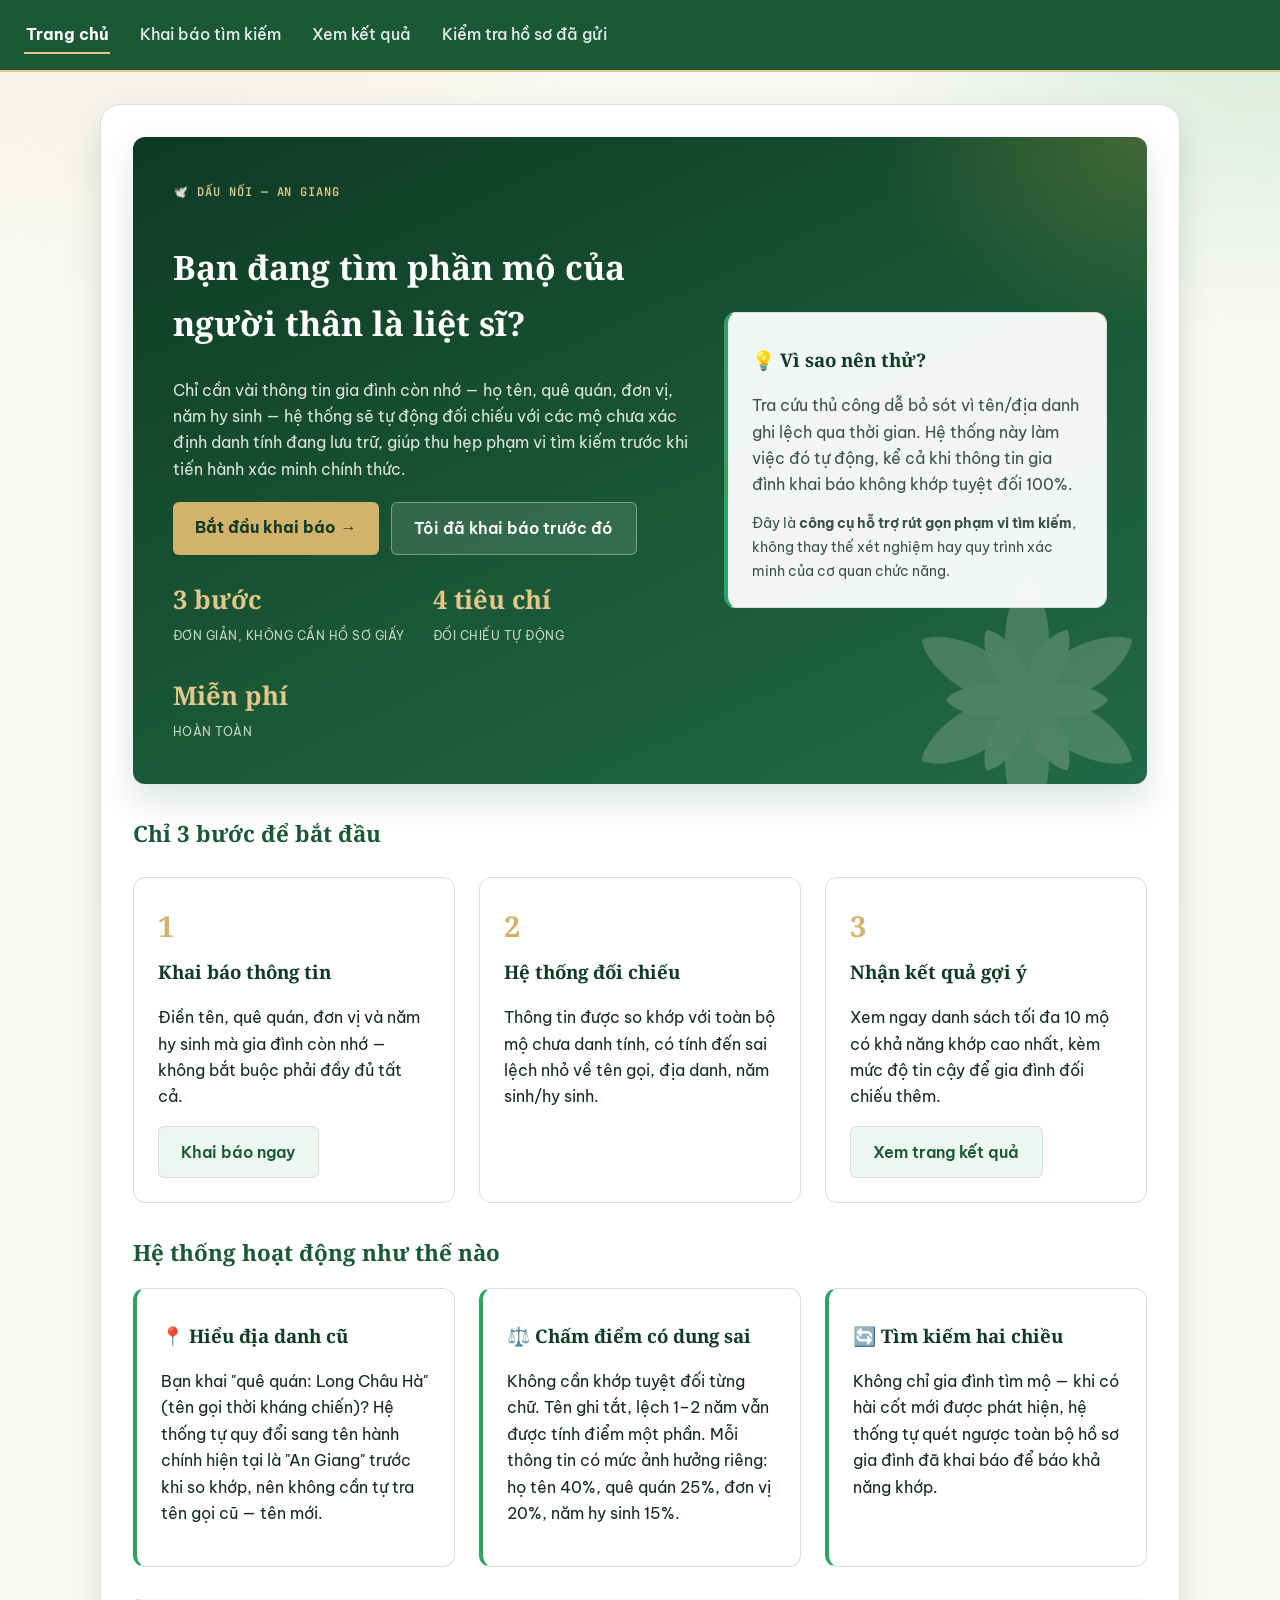
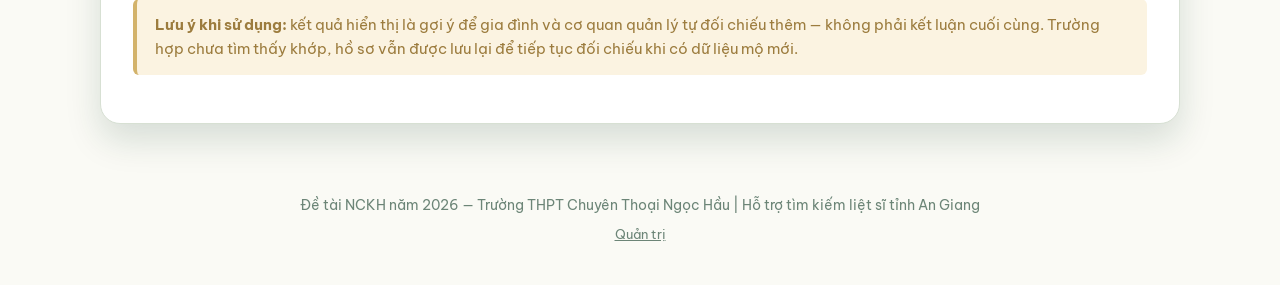
<file: index.html>
<!DOCTYPE html>
<html lang="vi">
<head>
  <meta charset="UTF-8">
  <meta name="viewport" content="width=device-width, initial-scale=1.0">
  <title>Dấu Nối — Hỗ trợ tìm kiếm liệt sĩ tỉnh An Giang</title>
  <link rel="stylesheet" href="css/style.css">
</head>
<body>

  <nav>
    <a href="index.html" class="active">Trang chủ</a>
    <a href="submit.html">Khai báo tìm kiếm</a>
    <a href="ket-qua.html">Xem kết quả</a>
    <a href="tra-cuu.html">Kiểm tra hồ sơ đã gửi</a>
  </nav>

  <main>

    <!-- ===== HERO: nói thẳng với gia đình đang tìm kiếm, có nút hành động rõ ràng ===== -->
    <section class="hero">
      <div>
        <span class="eyebrow">🕊️ Dấu Nối — An Giang</span>
        <h1>Bạn đang tìm phần mộ của người thân là liệt sĩ?</h1>
        <p>
          Chỉ cần vài thông tin gia đình còn nhớ — họ tên, quê quán, đơn vị, năm hy sinh —
          hệ thống sẽ tự động đối chiếu với các mộ chưa xác định danh tính đang lưu trữ,
          giúp thu hẹp phạm vi tìm kiếm trước khi tiến hành xác minh chính thức.
        </p>
        <div class="hero-thao-tac">
          <a href="submit.html" class="nut-chinh">Bắt đầu khai báo →</a>
          <a href="tra-cuu.html" class="nut-phu">Tôi đã khai báo trước đó</a>
        </div>
        <div class="hero-so-lieu">
          <div><span class="khoi-so">3 bước</span><span class="nhan-so">đơn giản, không cần hồ sơ giấy</span></div>
          <div><span class="khoi-so">4 tiêu chí</span><span class="nhan-so">đối chiếu tự động</span></div>
          <div><span class="khoi-so">Miễn phí</span><span class="nhan-so">hoàn toàn</span></div>
        </div>
      </div>
      <div>
        <div class="the-tinh-nang" style="background: rgba(255,255,255,0.94);">
          <h3>💡 Vì sao nên thử?</h3>
          <p style="margin-bottom:0.6rem;">
            Tra cứu thủ công dễ bỏ sót vì tên/địa danh ghi lệch qua thời gian.
            Hệ thống này làm việc đó tự động, kể cả khi thông tin gia đình
            khai báo không khớp tuyệt đối 100%.
          </p>
          <p class="chu-thich-nhe" style="margin-bottom:0;">
            Đây là <strong>công cụ hỗ trợ rút gọn phạm vi tìm kiếm</strong>,
            không thay thế xét nghiệm   hay quy trình xác minh của cơ quan chức năng.
          </p>
        </div>
      </div>
    </section>

    <!-- ===== 3 BƯỚC SỬ DỤNG ===== -->
    <h2>Chỉ 3 bước để bắt đầu</h2>
    <div class="quy-trinh">
      <div class="buoc-quy-trinh">
        <span class="so">1</span>
        <h3>Khai báo thông tin</h3>
        <p>Điền tên, quê quán, đơn vị và năm hy sinh mà gia đình còn nhớ — không bắt buộc phải đầy đủ tất cả.</p>
        <a href="submit.html" class="nut-phu" style="background:var(--green-50); color:var(--green-800); border-color:var(--line);">Khai báo ngay</a>
      </div>
      <div class="buoc-quy-trinh">
        <span class="so">2</span>
        <h3>Hệ thống đối chiếu</h3>
        <p>Thông tin được so khớp với toàn bộ mộ chưa danh tính, có tính đến sai lệch nhỏ về tên gọi, địa danh, năm sinh/hy sinh.</p>
      </div>
      <div class="buoc-quy-trinh">
        <span class="so">3</span>
        <h3>Nhận kết quả gợi ý</h3>
        <p>Xem ngay danh sách tối đa 10 mộ có khả năng khớp cao nhất, kèm mức độ tin cậy để gia đình đối chiếu thêm.</p>
        <a href="ket-qua.html" class="nut-phu" style="background:var(--green-50); color:var(--green-800); border-color:var(--line);">Xem trang kết quả</a>
      </div>
    </div>

    <!-- ===== TÍNH NĂNG NỔI BẬT ===== -->
    <h2>Hệ thống hoạt động như thế nào</h2>
    <div class="luoi-tinh-nang">
      <div class="the-tinh-nang">
        <h3>📍 Hiểu địa danh cũ</h3>
        <p>
          Bạn khai "quê quán: Long Châu Hà" (tên gọi thời kháng chiến)?
          Hệ thống tự quy đổi sang tên hành chính hiện tại là "An Giang" trước khi so khớp,
          nên không cần tự tra tên gọi cũ — tên mới.
        </p>
      </div>
      <div class="the-tinh-nang">
        <h3>⚖️ Chấm điểm có dung sai</h3>
        <p>
          Không cần khớp tuyệt đối từng chữ. Tên ghi tắt, lệch 1–2 năm vẫn được tính điểm một phần.
          Mỗi thông tin có mức ảnh hưởng riêng: họ tên 40%, quê quán 25%, đơn vị 20%, năm hy sinh 15%.
        </p>
      </div>
      <div class="the-tinh-nang">
        <h3>🔄 Tìm kiếm hai chiều</h3>
        <p>
          Không chỉ gia đình tìm mộ — khi có hài cốt mới được phát hiện,
          hệ thống tự quét ngược toàn bộ hồ sơ gia đình đã khai báo để báo khả năng khớp.
        </p>
      </div>
    </div>

    <p class="chu-thich" style="margin-top:2rem;">
      <strong>Lưu ý khi sử dụng:</strong> kết quả hiển thị là gợi ý để gia đình và cơ quan quản lý
      tự đối chiếu thêm — không phải kết luận cuối cùng. Trường hợp chưa tìm thấy khớp,
      hồ sơ vẫn được lưu lại để tiếp tục đối chiếu khi có dữ liệu mộ mới.
    </p>

  </main>

  <footer>
    <p class="chu-thich-nhe" style="margin-bottom:0.35rem;">
      Đề tài NCKH năm 2026 — Trường THPT Chuyên Thoại Ngọc Hầu | Hỗ trợ tìm kiếm liệt sĩ tỉnh An Giang
    </p>
    <a href="auth.html">Quản trị</a>
  </footer>

  <script src="js/nav.js"></script>
</body>
</html>
</file>
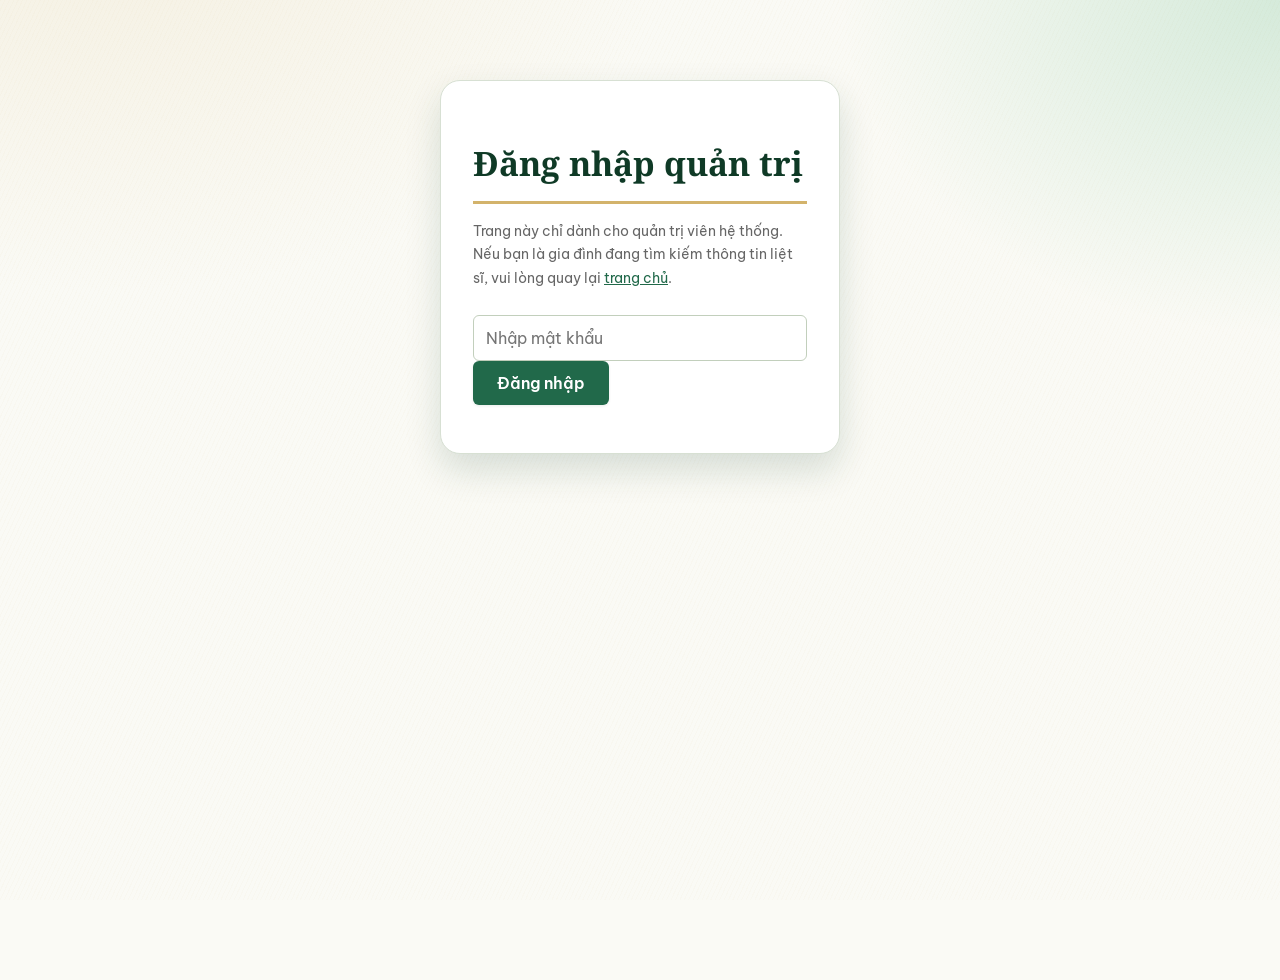
<file: auth.html>
<!DOCTYPE html>
<html lang="vi">
<head>
  <meta charset="UTF-8">
  <meta name="viewport" content="width=device-width, initial-scale=1.0">
  <title>Đăng nhập quản trị</title>
  <link rel="stylesheet" href="css/style.css">
</head>
<body>
  <main style="max-width: 400px; margin: 5rem auto;">
    <h1>Đăng nhập quản trị</h1>
    <p style="color: #666; font-size: 0.9rem; margin-bottom: 1.5rem;">
  Trang này chỉ dành cho quản trị viên hệ thống. Nếu bạn là gia đình đang tìm kiếm thông tin liệt sĩ, vui lòng quay lại <a href="index.html">trang chủ</a>.
    </p>
    <form id="login-form">
      <input type="password" id="password-input" placeholder="Nhập mật khẩu" required>
      <button type="submit">Đăng nhập</button>
      <p id="error-msg" style="color: red;"></p>
    </form>
  </main>
  <script src="js/auth.js"></script>
  <script src="js/nav.js"></script>
</body>
</html>
</file>
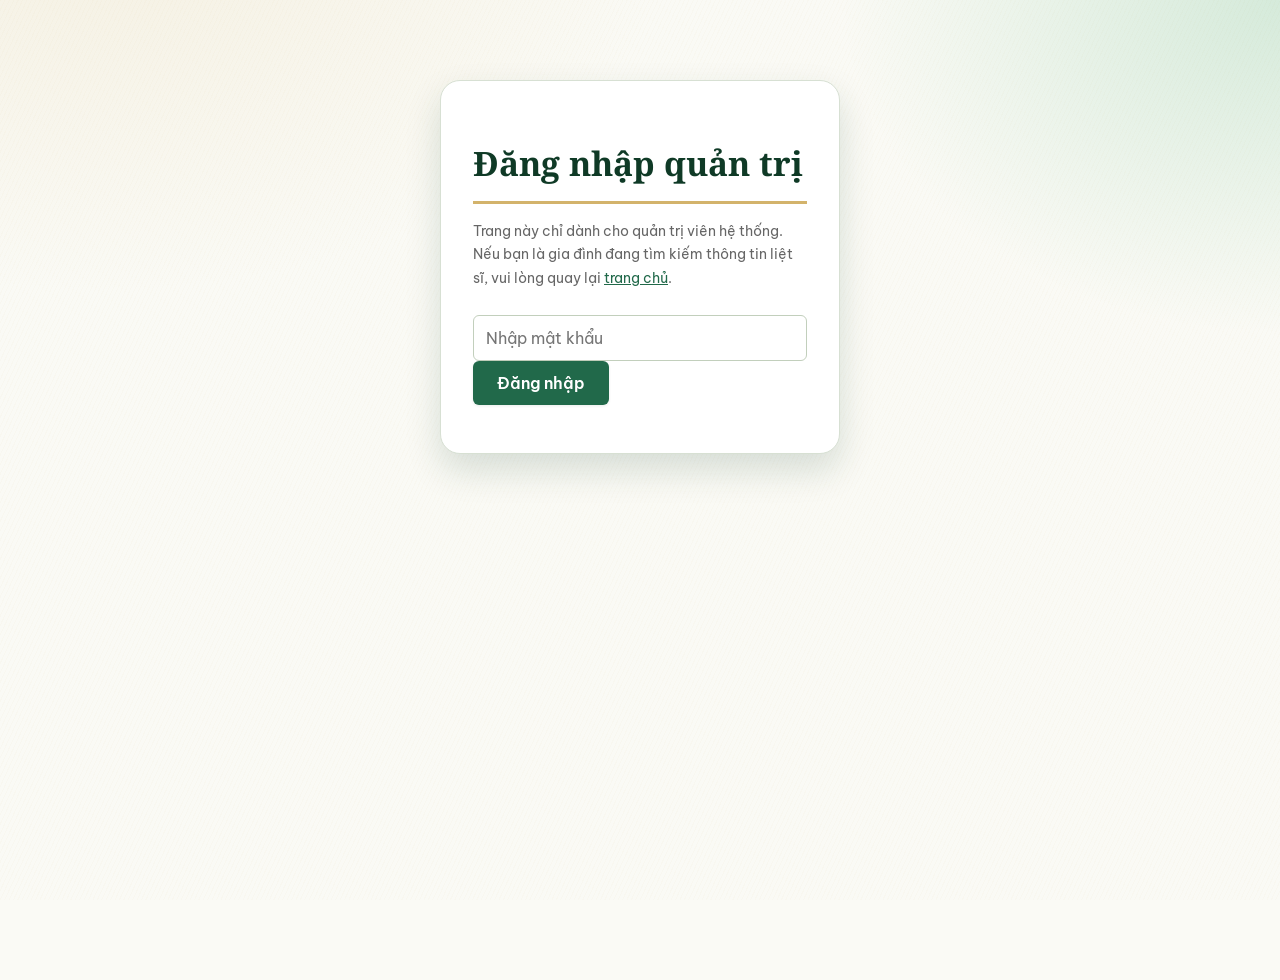
<file: Dashboard.html>
<!DOCTYPE html>
<html lang="vi">
<head>
  <meta charset="UTF-8">
  <meta name="viewport" content="width=device-width, initial-scale=1.0">
  <title>Bảng điều khiển - Hệ thống tìm kiếm liệt sĩ An Giang</title>
  <link rel="stylesheet" href="css/style.css">
</head>
<body>
  <nav>
    <a href="index.html">← Về trang chủ</a>
    <a href="Dashboard.html" class="active">Bảng điều khiển</a>
    <a href="admin-them-mo.html">Thêm mộ mới</a>
    <a href="admin-thu-cong.html">Duyệt thủ công</a>
    <a href="admin-doi-chieu.html">Đối chiếu xét nghiệm</a>
    <button id="logout-btn">Đăng xuất</button>
  </nav>
  <main>
    <h1>Hệ thống tìm kiếm liệt sĩ tỉnh An Giang</h1>

    <div class="user-info">
      <p>Bạn đang đăng nhập với vai trò Quản trị viên</p>
    </div>

    <!-- MENU QUẢN TRỊ VIÊN -->
    <div class="menu-section" id="khu-vuc-admin">
      <h2>⚙️ Quản trị viên</h2>
      <div class="menu-grid">
        <a href="admin-them-mo.html" class="menu-card warning">
          <h3>Thêm mộ mới</h3>
          <p>Nhập mộ chưa danh tính, quét ngược hồ sơ gia đình</p>
        </a>
        <a href="admin-thu-cong.html" class="menu-card success">
          <h3>Rà soát thủ công</h3>
          <p>Các trường hợp chưa đủ dữ liệu để hệ thống tự xếp hạng</p>
        </a>
        <a href="admin-doi-chieu.html" class="menu-card primary">
          <h3>Đối chiếu &amp; phân loại xét nghiệm</h3>
          <p>Các hồ sơ đã có kết quả khớp, chờ phân loại: Chờ xác minh / Đủ điều kiện lấy mẫu / Loại</p>
        </a>
      </div>
    </div>
  </main>
  <script src="js/Dashboard.js"></script>
  <script src="js/nav.js"></script>
</body>
</html>
</file>
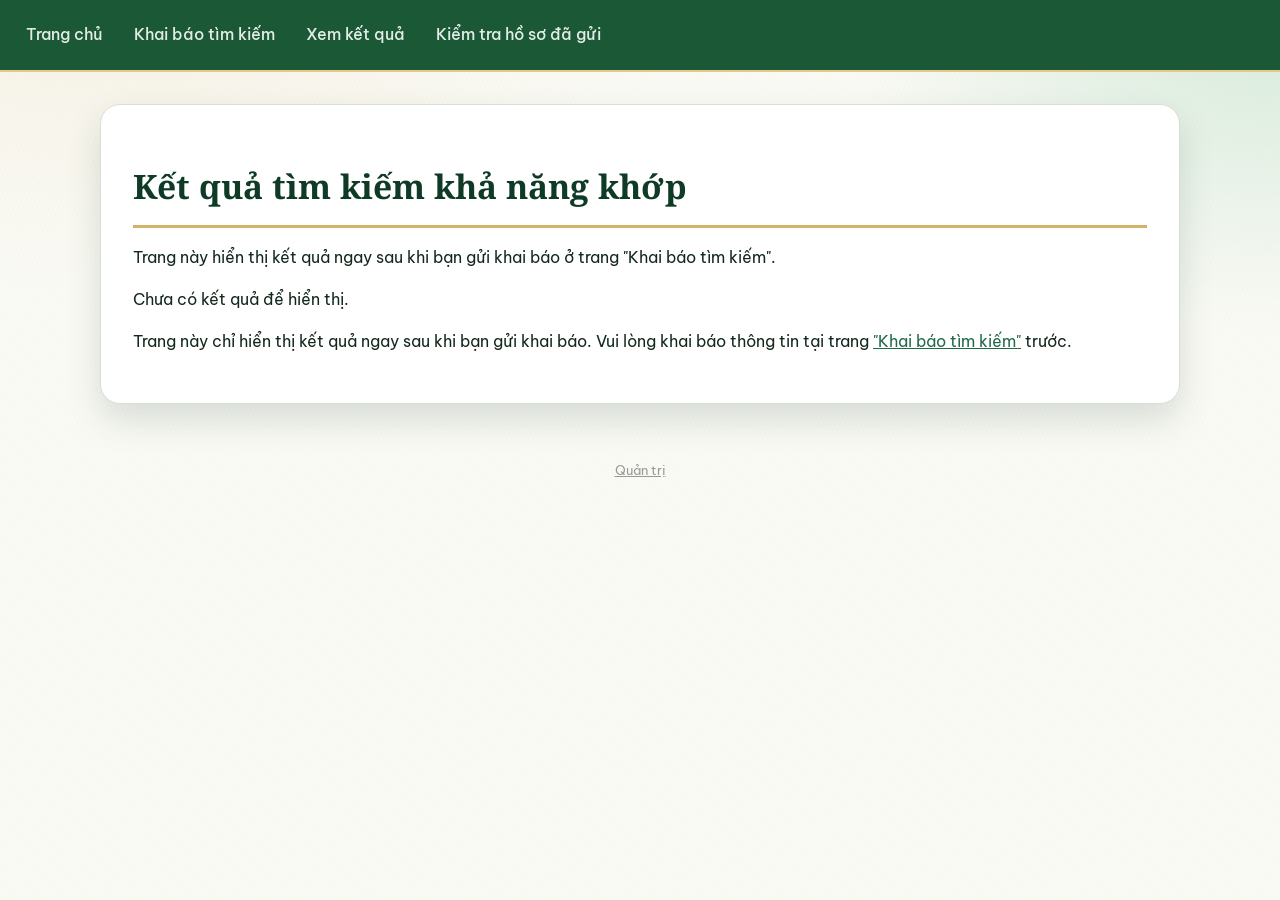
<file: ket-qua.html>
<!DOCTYPE html>
<html lang="vi">
<head>
  <meta charset="UTF-8">
  <meta name="viewport" content="width=device-width, initial-scale=1.0">
  <title>Kết quả tìm kiếm - Hệ thống hỗ trợ tìm kiếm liệt sĩ An Giang</title>
  <link rel="stylesheet" href="css/style.css">
</head>
<body>

  <nav>
    <a href="index.html">Trang chủ</a>
    <a href="submit.html">Khai báo tìm kiếm</a>
    <a href="ket-qua.html">Xem kết quả</a>
    <a href="tra-cuu.html">Kiểm tra hồ sơ đã gửi</a>
  </nav>

  <main>
    <h1>Kết quả tìm kiếm khả năng khớp</h1>
    <p>Trang này hiển thị kết quả ngay sau khi bạn gửi khai báo ở trang "Khai báo tìm kiếm".</p>

    <p id="thong-bao"></p>

    <div id="danh-sach-ket-qua"></div>
  </main>

  <footer style="text-align:center; padding: 1.5rem 0; font-size: 0.8rem;">
    <a href="auth.html" style="color:#999;">Quản trị</a>
  </footer>

  <script src="js/escape-html.js"></script>
  <script src="js/ket-qua.js"></script>
  <script src="js/nav.js"></script>
</body>
</html>
</file>
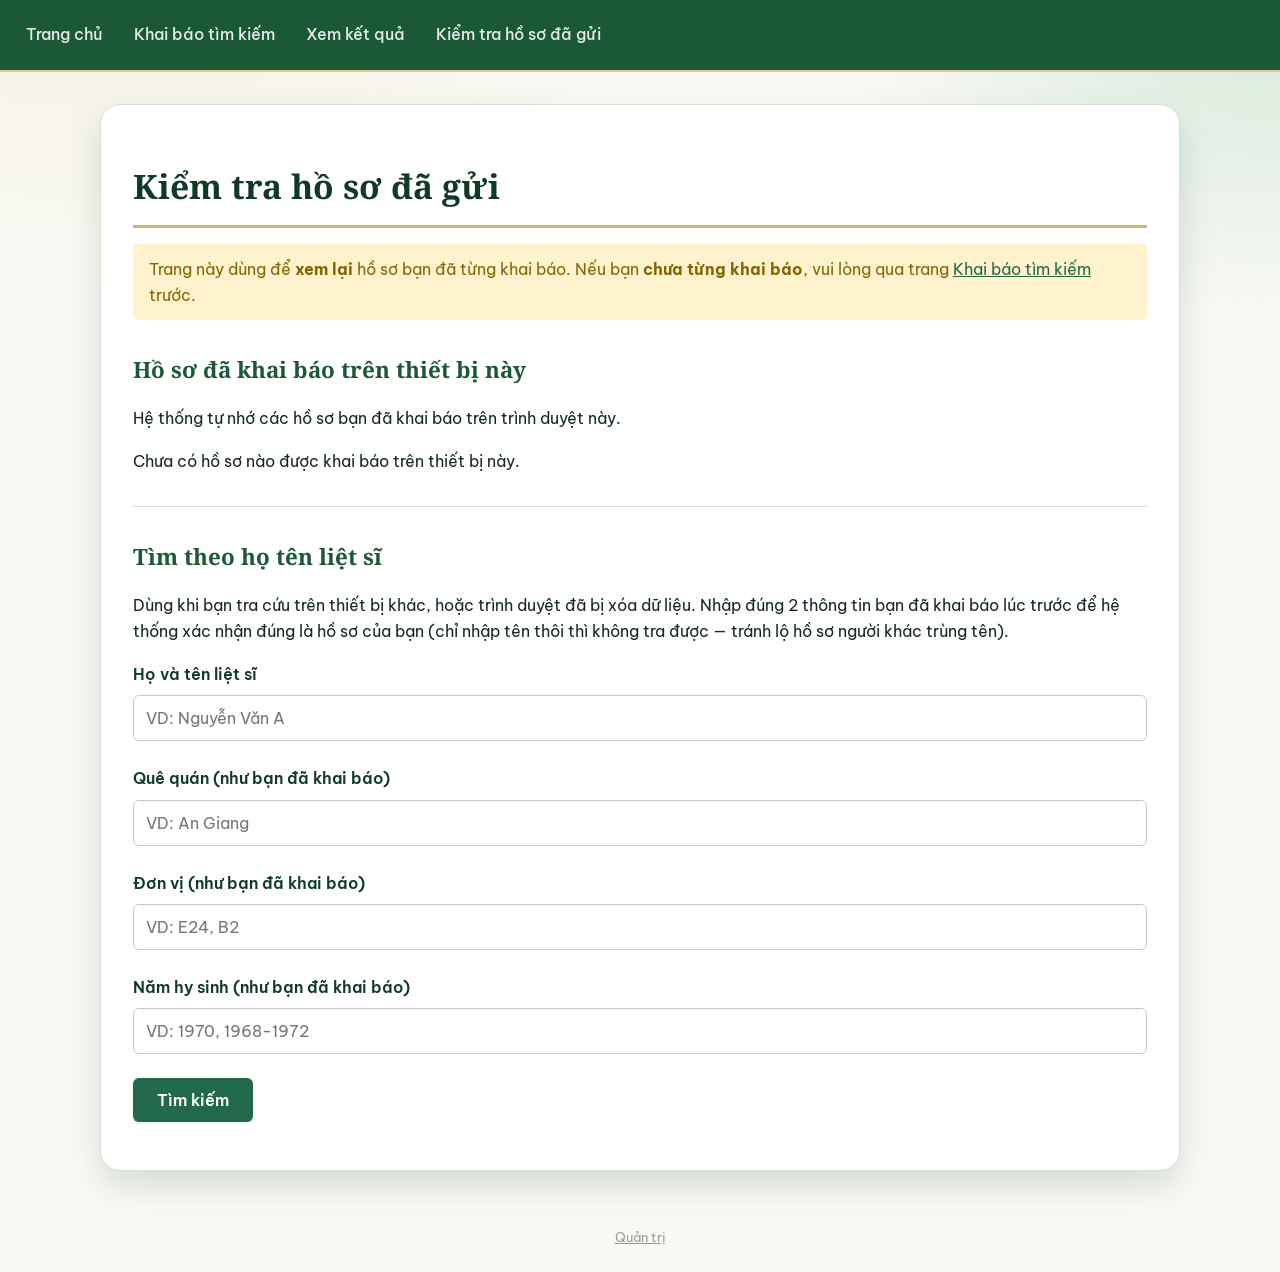
<file: tra-cuu.html>
<!DOCTYPE html>
<html lang="vi">
<head>
  <meta charset="UTF-8">
  <meta name="viewport" content="width=device-width, initial-scale=1.0">
  <title>Tra cứu trạng thái hồ sơ - Hệ thống hỗ trợ tìm kiếm liệt sĩ An Giang</title>
  <link rel="stylesheet" href="css/style.css">
</head>
<body>

  <nav>
    <a href="index.html">Trang chủ</a>
    <a href="submit.html">Khai báo tìm kiếm</a>
    <a href="ket-qua.html">Xem kết quả</a>
    <a href="tra-cuu.html">Kiểm tra hồ sơ đã gửi</a>
  </nav>

  <main>
    <h1>Kiểm tra hồ sơ đã gửi</h1>
    <p style="background:#fff3cd; padding:0.75rem 1rem; border-radius:6px; color:#856404;">
      Trang này dùng để <strong>xem lại</strong> hồ sơ bạn đã từng khai báo. Nếu bạn <strong>chưa từng khai báo</strong>,
      vui lòng qua trang <a href="submit.html">Khai báo tìm kiếm</a> trước.
    </p>

    <section id="khu-vuc-thiet-bi-nay">
      <h2>Hồ sơ đã khai báo trên thiết bị này</h2>
      <p>Hệ thống tự nhớ các hồ sơ bạn đã khai báo trên trình duyệt này.</p>
      <div id="danh-sach-thiet-bi-nay"></div>
    </section>

    <hr>

    <section id="khu-vuc-tim-theo-ten">
      <h2>Tìm theo họ tên liệt sĩ</h2>
      <p>Dùng khi bạn tra cứu trên thiết bị khác, hoặc trình duyệt đã bị xóa dữ liệu.
      Nhập đúng 2 thông tin bạn đã khai báo lúc trước để hệ thống xác nhận đúng là hồ sơ của bạn
      (chỉ nhập tên thôi thì không tra được — tránh lộ hồ sơ người khác trùng tên).</p>
      <div class="nhom-form">
        <label for="ten-tim-kiem">Họ và tên liệt sĩ</label>
        <input type="text" id="ten-tim-kiem" placeholder="VD: Nguyễn Văn A">
      </div>
      <div class="nhom-form">
        <label for="que-quan-tim-kiem">Quê quán (như bạn đã khai báo)</label>
        <input type="text" id="que-quan-tim-kiem" placeholder="VD: An Giang">
      </div>
            <div class="nhom-form">
        <label for="don-vi-tim-kiem">Đơn vị (như bạn đã khai báo)</label>
        <input type="text" id="don-vi-tim-kiem" placeholder="VD: E24, B2">
      </div>
      <div class="nhom-form">
        <label for="thoi-gian-tim-kiem">Năm hy sinh (như bạn đã khai báo)</label>
        <input type="text" id="thoi-gian-tim-kiem" placeholder="VD: 1970, 1968-1972">
      </div>
      <button id="nut-tim-kiem">Tìm kiếm</button>
      <p id="thong-bao-tim-kiem"></p>
      <div id="danh-sach-tim-kiem"></div>
    </section>
  </main>

  <footer style="text-align:center; padding: 1.5rem 0; font-size: 0.8rem;">
    <a href="auth.html" style="color:#999;">Quản trị</a>
  </footer>

  <script src="js/escape-html.js"></script>
  <script src="js/tra-cuu.js"></script>
  <script src="js/nav.js"></script>
  
</body>
</html>
</file>
<file: css/style.css>
/* =========================================================================
   style.css — FILE TỔNG HỢP
   ========================================================================= */

@import url('Variables.css');
@import url('base.css');
@import url('effects.css');
@import url('nav.css');
@import url('layout.css');
@import url('forms.css');
@import url('cards.css');
@import url('admin.css');
</file>
